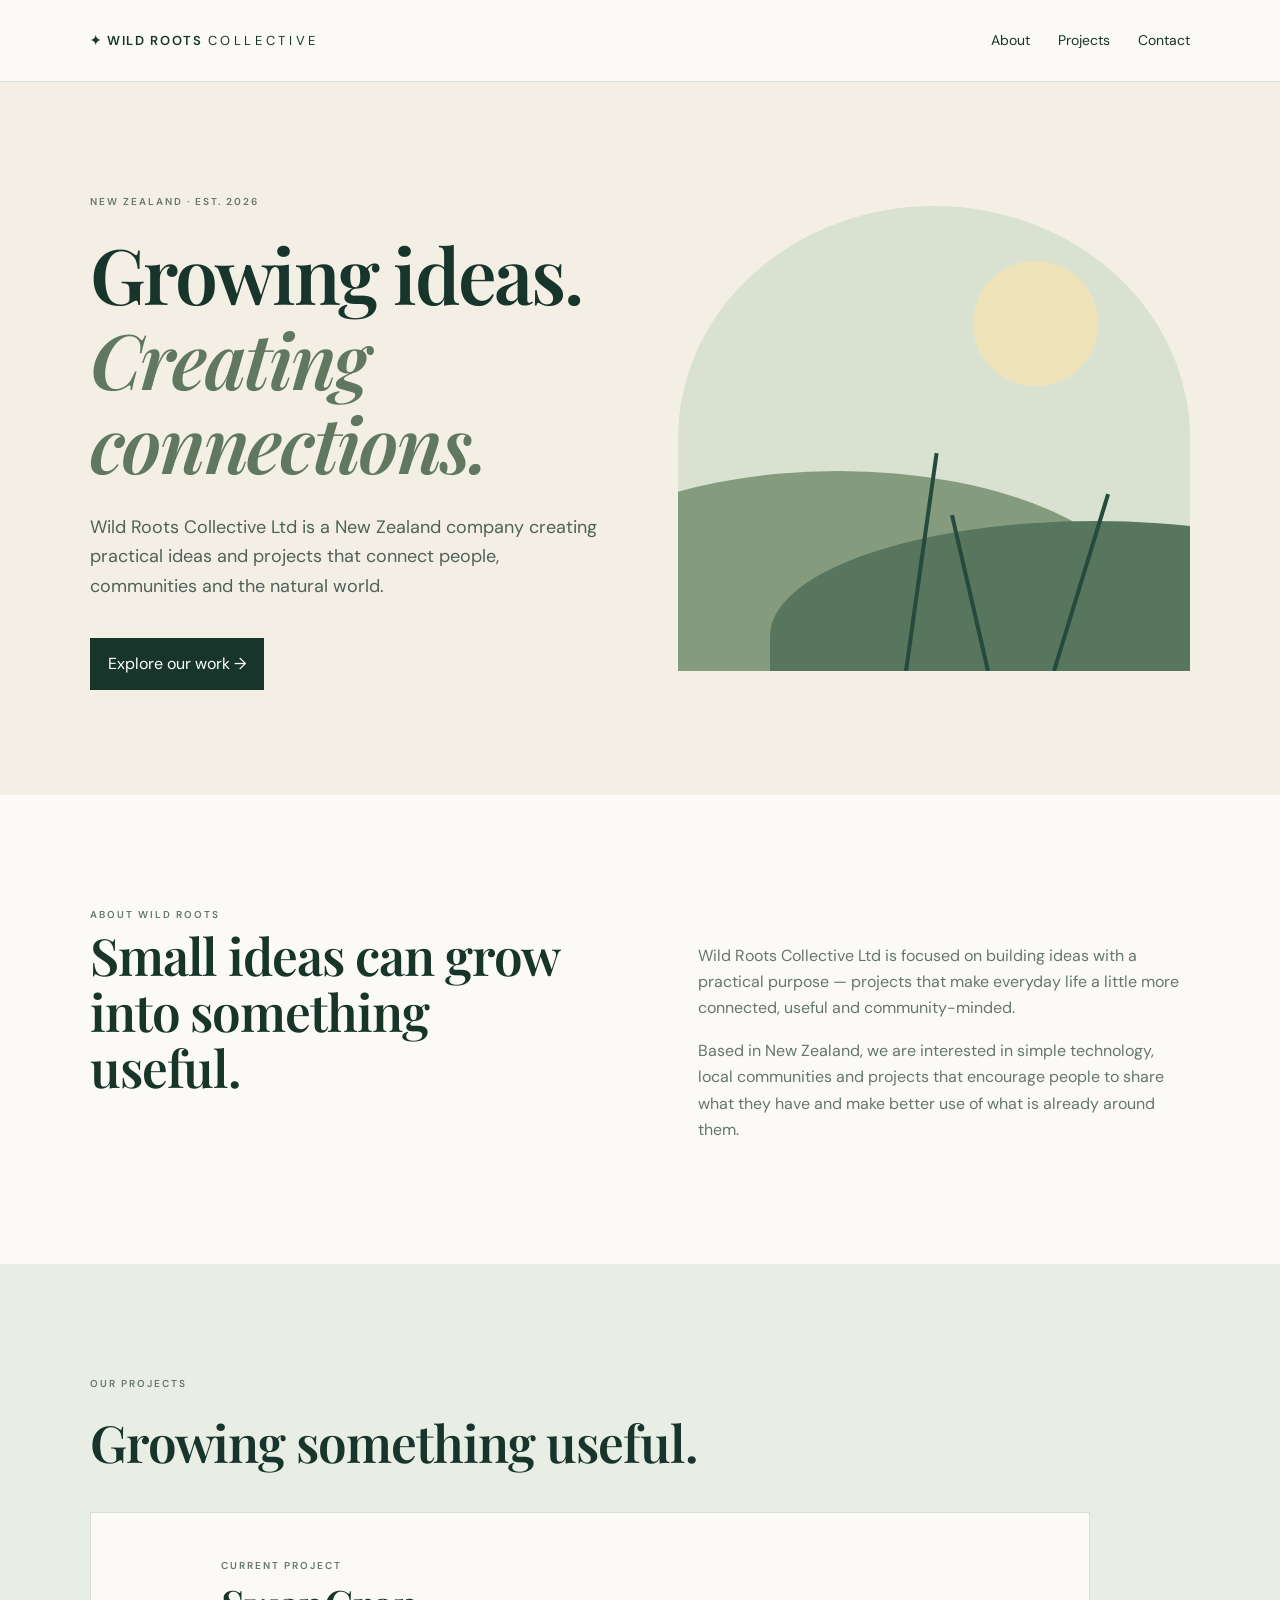
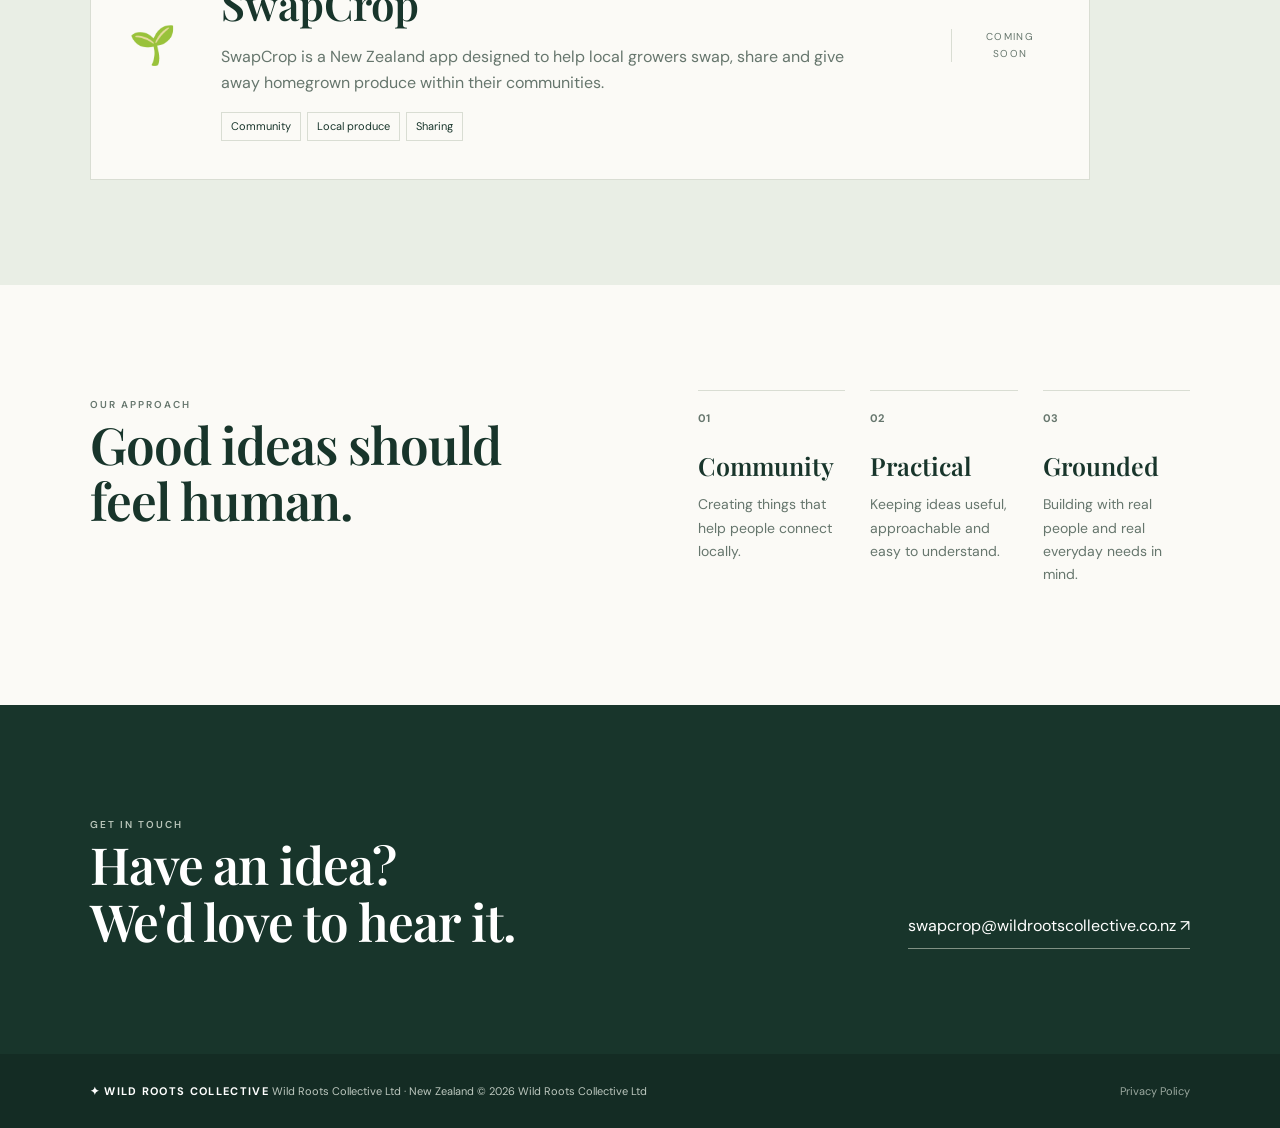
<file: index.html>
<!doctype html><html lang="en-NZ"><head><meta charset="utf-8"><meta name="viewport" content="width=device-width,initial-scale=1"><title>Wild Roots Collective Ltd | New Zealand</title><meta name="description" content="Wild Roots Collective Ltd is a New Zealand company creating practical ideas and projects that connect people, communities and the natural world."><link rel="stylesheet" href="style.css"></head><body>
<header><a class="brand" href="#top">✦ WILD ROOTS <span>COLLECTIVE</span></a><nav><a href="#about">About</a><a href="#projects">Projects</a><a href="#contact">Contact</a></nav></header>
<main id="top"><section class="hero"><div><small>NEW ZEALAND · EST. 2026</small><h1>Growing ideas.<br><i>Creating connections.</i></h1><p>Wild Roots Collective Ltd is a New Zealand company creating practical ideas and projects that connect people, communities and the natural world.</p><a class="btn" href="#projects">Explore our work →</a></div><div class="art"><div class="sun"></div><div class="hill h1"></div><div class="hill h2"></div><div class="plant p1"></div><div class="plant p2"></div><div class="plant p3"></div></div></section>
<section id="about"><small>ABOUT WILD ROOTS</small><div class="split"><h2>Small ideas can grow into something useful.</h2><div><p>Wild Roots Collective Ltd is focused on building ideas with a practical purpose — projects that make everyday life a little more connected, useful and community-minded.</p><p>Based in New Zealand, we are interested in simple technology, local communities and projects that encourage people to share what they have and make better use of what is already around them.</p></div></div></section>
<section class="projects" id="projects"><small>OUR PROJECTS</small><h2>Growing something useful.</h2><article><div class="icon">🌱</div><div><small>CURRENT PROJECT</small><h3>SwapCrop</h3><p>SwapCrop is a New Zealand app designed to help local growers swap, share and give away homegrown produce within their communities.</p><span>Community</span><span>Local produce</span><span>Sharing</span></div><aside>COMING<br>SOON</aside></article></section>
<section class="approach"><div><small>OUR APPROACH</small><h2>Good ideas should feel human.</h2></div><div class="values"><div><b>01</b><h3>Community</h3><p>Creating things that help people connect locally.</p></div><div><b>02</b><h3>Practical</h3><p>Keeping ideas useful, approachable and easy to understand.</p></div><div><b>03</b><h3>Grounded</h3><p>Building with real people and real everyday needs in mind.</p></div></div></section>
<section class="contact" id="contact"><div><small>GET IN TOUCH</small><h2>Have an idea?<br>We'd love to hear it.</h2></div><a href="mailto:swapcrop@wildrootscollective.co.nz">swapcrop@wildrootscollective.co.nz ↗</a></section></main>
<footer>
  <div class="footer-main">
    <strong>✦ WILD ROOTS COLLECTIVE</strong>
    <span>Wild Roots Collective Ltd · New Zealand</span>
    <span>© 2026 Wild Roots Collective Ltd</span>
  </div>
  <div class="footer-policy">
    <a href="/privacy-policy.html">Privacy Policy</a>
  </div>
</footer>
</body></html>
</file>
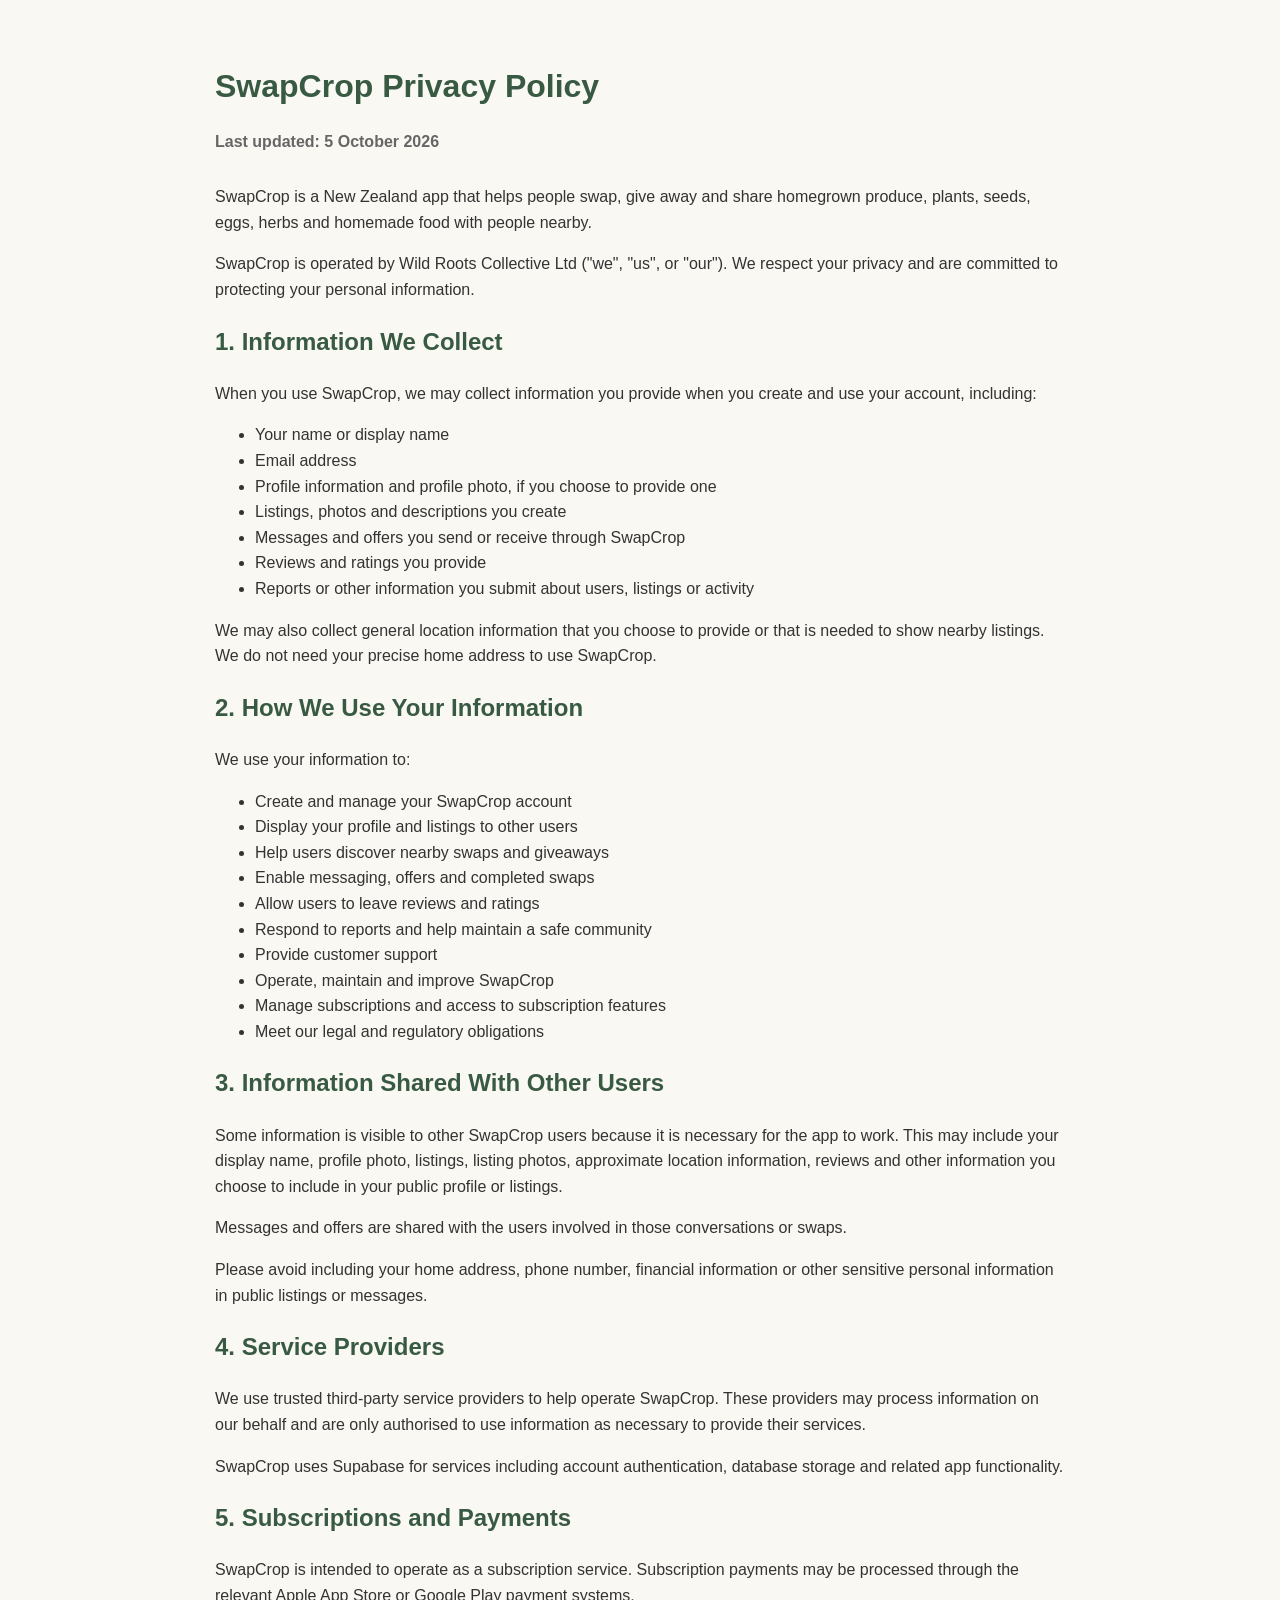
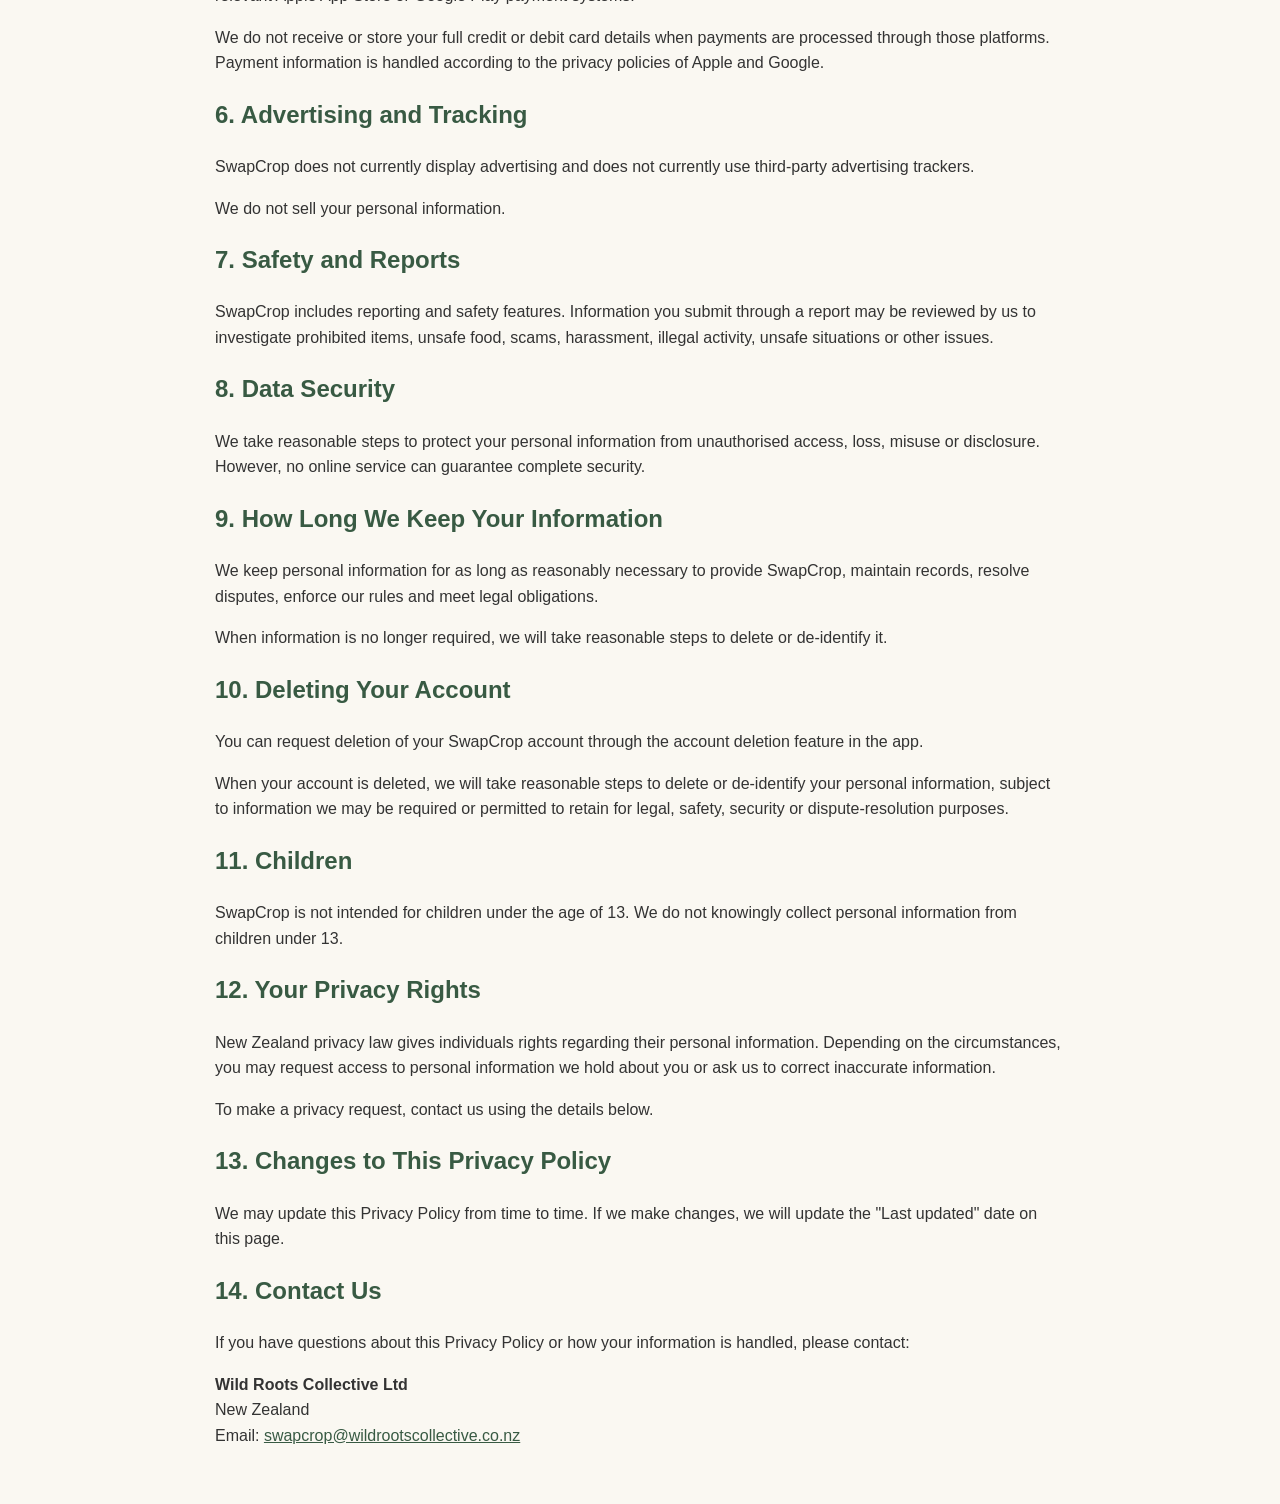
<file: privacy-policy.html>
<!DOCTYPE html>
<html lang="en">
<head>
  <meta charset="UTF-8">
  <meta name="viewport" content="width=device-width, initial-scale=1.0">
  <title>SwapCrop Privacy Policy | Wild Roots Collective</title>
  <style>
    body {
      font-family: Arial, sans-serif;
      line-height: 1.6;
      max-width: 850px;
      margin: 0 auto;
      padding: 40px 20px;
      color: #333;
      background: #faf8f2;
    }
    h1, h2 {
      color: #385a43;
    }
    h1 {
      margin-bottom: 5px;
    }
    .updated {
      color: #666;
      margin-bottom: 30px;
    }
    a {
      color: #385a43;
    }
  </style>
</head>
<body>
  <h1>SwapCrop Privacy Policy</h1>
  <p class="updated"><strong>Last updated: 5 October 2026</strong></p>
  <p>SwapCrop is a New Zealand app that helps people swap, give away and share homegrown produce, plants, seeds, eggs, herbs and homemade food with people nearby.</p>
  <p>SwapCrop is operated by Wild Roots Collective Ltd ("we", "us", or "our"). We respect your privacy and are committed to protecting your personal information.</p>
  <h2>1. Information We Collect</h2>
  <p>When you use SwapCrop, we may collect information you provide when you create and use your account, including:</p>
  <ul>
    <li>Your name or display name</li>
    <li>Email address</li>
    <li>Profile information and profile photo, if you choose to provide one</li>
    <li>Listings, photos and descriptions you create</li>
    <li>Messages and offers you send or receive through SwapCrop</li>
    <li>Reviews and ratings you provide</li>
    <li>Reports or other information you submit about users, listings or activity</li>
  </ul>
  <p>We may also collect general location information that you choose to provide or that is needed to show nearby listings. We do not need your precise home address to use SwapCrop.</p>
  <h2>2. How We Use Your Information</h2>
  <p>We use your information to:</p>
  <ul>
    <li>Create and manage your SwapCrop account</li>
    <li>Display your profile and listings to other users</li>
    <li>Help users discover nearby swaps and giveaways</li>
    <li>Enable messaging, offers and completed swaps</li>
    <li>Allow users to leave reviews and ratings</li>
    <li>Respond to reports and help maintain a safe community</li>
    <li>Provide customer support</li>
    <li>Operate, maintain and improve SwapCrop</li>
    <li>Manage subscriptions and access to subscription features</li>
    <li>Meet our legal and regulatory obligations</li>
  </ul>
  <h2>3. Information Shared With Other Users</h2>
  <p>Some information is visible to other SwapCrop users because it is necessary for the app to work. This may include your display name, profile photo, listings, listing photos, approximate location information, reviews and other information you choose to include in your public profile or listings.</p>
  <p>Messages and offers are shared with the users involved in those conversations or swaps.</p>
  <p>Please avoid including your home address, phone number, financial information or other sensitive personal information in public listings or messages.</p>
  <h2>4. Service Providers</h2>
  <p>We use trusted third-party service providers to help operate SwapCrop. These providers may process information on our behalf and are only authorised to use information as necessary to provide their services.</p>
  <p>SwapCrop uses Supabase for services including account authentication, database storage and related app functionality.</p>
  <h2>5. Subscriptions and Payments</h2>
  <p>SwapCrop is intended to operate as a subscription service. Subscription payments may be processed through the relevant Apple App Store or Google Play payment systems.</p>
  <p>We do not receive or store your full credit or debit card details when payments are processed through those platforms. Payment information is handled according to the privacy policies of Apple and Google.</p>
  <h2>6. Advertising and Tracking</h2>
  <p>SwapCrop does not currently display advertising and does not currently use third-party advertising trackers.</p>
  <p>We do not sell your personal information.</p>
  <h2>7. Safety and Reports</h2>
  <p>SwapCrop includes reporting and safety features. Information you submit through a report may be reviewed by us to investigate prohibited items, unsafe food, scams, harassment, illegal activity, unsafe situations or other issues.</p>
  <h2>8. Data Security</h2>
  <p>We take reasonable steps to protect your personal information from unauthorised access, loss, misuse or disclosure. However, no online service can guarantee complete security.</p>
  <h2>9. How Long We Keep Your Information</h2>
  <p>We keep personal information for as long as reasonably necessary to provide SwapCrop, maintain records, resolve disputes, enforce our rules and meet legal obligations.</p>
  <p>When information is no longer required, we will take reasonable steps to delete or de-identify it.</p>
  <h2>10. Deleting Your Account</h2>
  <p>You can request deletion of your SwapCrop account through the account deletion feature in the app.</p>
  <p>When your account is deleted, we will take reasonable steps to delete or de-identify your personal information, subject to information we may be required or permitted to retain for legal, safety, security or dispute-resolution purposes.</p>
  <h2>11. Children</h2>
  <p>SwapCrop is not intended for children under the age of 13. We do not knowingly collect personal information from children under 13.</p>
  <h2>12. Your Privacy Rights</h2>
  <p>New Zealand privacy law gives individuals rights regarding their personal information. Depending on the circumstances, you may request access to personal information we hold about you or ask us to correct inaccurate information.</p>
  <p>To make a privacy request, contact us using the details below.</p>
  <h2>13. Changes to This Privacy Policy</h2>
  <p>We may update this Privacy Policy from time to time. If we make changes, we will update the "Last updated" date on this page.</p>
  <h2>14. Contact Us</h2>
  <p>If you have questions about this Privacy Policy or how your information is handled, please contact:</p>
  <p>
    <strong>Wild Roots Collective Ltd</strong><br>
    New Zealand<br>
    Email: <a href="mailto:swapcrop@wildrootscollective.co.nz">swapcrop@wildrootscollective.co.nz</a>
  </p>
</body>
</html>
</file>
<file: style.css>
@import url('https://fonts.googleapis.com/css2?family=DM+Sans:wght@400;500;600&family=Playfair+Display:ital,wght@0,500;0,600;1,500&display=swap');
:root{--ink:#18352b;--muted:#66766d;--cream:#f3efe5;--paper:#fbfaf6;--sage:#dce5d4;--line:#d9ddd3}*{box-sizing:border-box}html{scroll-behavior:smooth}body{margin:0;color:var(--ink);background:var(--paper);font:16px/1.65 'DM Sans',Arial,sans-serif}header{height:82px;padding:0 7vw;display:flex;align-items:center;justify-content:space-between;border-bottom:1px solid var(--line);position:sticky;top:0;background:#fbfaf6ee;backdrop-filter:blur(8px);z-index:5}.brand{color:var(--ink);text-decoration:none;font-size:13px;font-weight:600;letter-spacing:.13em}.brand span{font-weight:400;letter-spacing:.28em}nav{display:flex;gap:28px}nav a{color:var(--ink);text-decoration:none;font-size:14px}section{padding:105px 7vw}small{font-size:10px;letter-spacing:.2em;font-weight:600;color:var(--muted)}h1,h2,h3{font-family:'Playfair Display',Georgia,serif;font-weight:600;line-height:1.1;margin:0}h1{font-size:clamp(48px,6vw,82px);letter-spacing:-.03em;margin:18px 0 28px}h1 i{color:#60785f}h2{font-size:clamp(36px,4vw,55px);letter-spacing:-.02em}.hero{min-height:650px;background:var(--cream);display:grid;grid-template-columns:1fr 1fr;gap:6vw;align-items:center}.hero p{max-width:560px;color:#506158;font-size:18px}.btn{display:inline-block;margin-top:18px;background:var(--ink);color:#fff;text-decoration:none;padding:13px 18px}.art{height:465px;background:#d9e2d0;border-radius:50% 50% 0 0;position:relative;overflow:hidden}.sun{position:absolute;width:125px;height:125px;border-radius:50%;background:#eee2b9;top:55px;right:18%}.hill{position:absolute;border-radius:50% 50% 0 0}.h1{width:620px;height:290px;background:#849c7d;bottom:-90px;left:-150px}.h2{width:650px;height:230px;background:#58755e;bottom:-80px;right:-230px}.plant{position:absolute;width:4px;background:#244b3b;bottom:0;transform-origin:bottom}.p1{height:220px;left:44%;transform:rotate(8deg)}.p2{height:160px;left:60%;transform:rotate(-13deg)}.p3{height:185px;left:73%;transform:rotate(17deg)}.split,.approach{display:grid;grid-template-columns:1fr 1fr;gap:9vw}.split p{color:var(--muted);max-width:580px}.projects{background:#e9eee5}.projects>h2{margin:18px 0 42px}article{max-width:1000px;background:var(--paper);border:1px solid var(--line);padding:38px;display:grid;grid-template-columns:70px 1fr 100px;gap:22px;align-items:center}.icon{font-size:38px}article h3{font-size:42px;margin:4px 0 8px}article p{color:var(--muted);max-width:650px}article span{display:inline-block;border:1px solid var(--line);padding:4px 9px;font-size:11px;margin-right:6px}aside{border-left:1px solid var(--line);padding-left:18px;text-align:center;font-size:10px;letter-spacing:.13em;color:var(--muted)}.values{display:grid;grid-template-columns:repeat(3,1fr);gap:25px}.values>div{border-top:1px solid var(--line);padding-top:13px}.values b{font-size:11px;color:var(--muted)}.values h3{font-size:25px;margin:22px 0 6px}.values p{font-size:14px;color:var(--muted)}.contact{background:var(--ink);color:white;display:flex;justify-content:space-between;align-items:end;gap:40px}.contact small{color:#b9c5ba}.contact a{color:white;text-decoration:none;border-bottom:1px solid #809184;padding-bottom:8px}footer{padding:28px 7vw;background:#142c24;color:#bdc8bf;display:flex;justify-content:space-between;gap:20px;font-size:11px}footer strong{color:white;letter-spacing:.12em}@media(max-width:800px){nav{display:none}.hero,.split,.approach{grid-template-columns:1fr}.hero{padding-top:70px}.art{height:320px}.values{grid-template-columns:1fr}article{grid-template-columns:45px 1fr;padding:25px}aside{grid-column:2;border-left:0;border-top:1px solid var(--line);padding:13px 0 0;text-align:left}section{padding:75px 7vw}.contact{display:block}.contact a{display:inline-block;margin-top:30px}footer{display:block}footer span{display:block;margin-top:8px}}
.privacy-link {
  margin: 8px 0 0;
}
.privacy-link {
  margin: 0;
}
footer a {
  color: #bdc8bf;
  text-decoration: none;
  font-size: 11px;
  opacity: .8;
}

footer a:hover {
  color: white;
}
</file>
